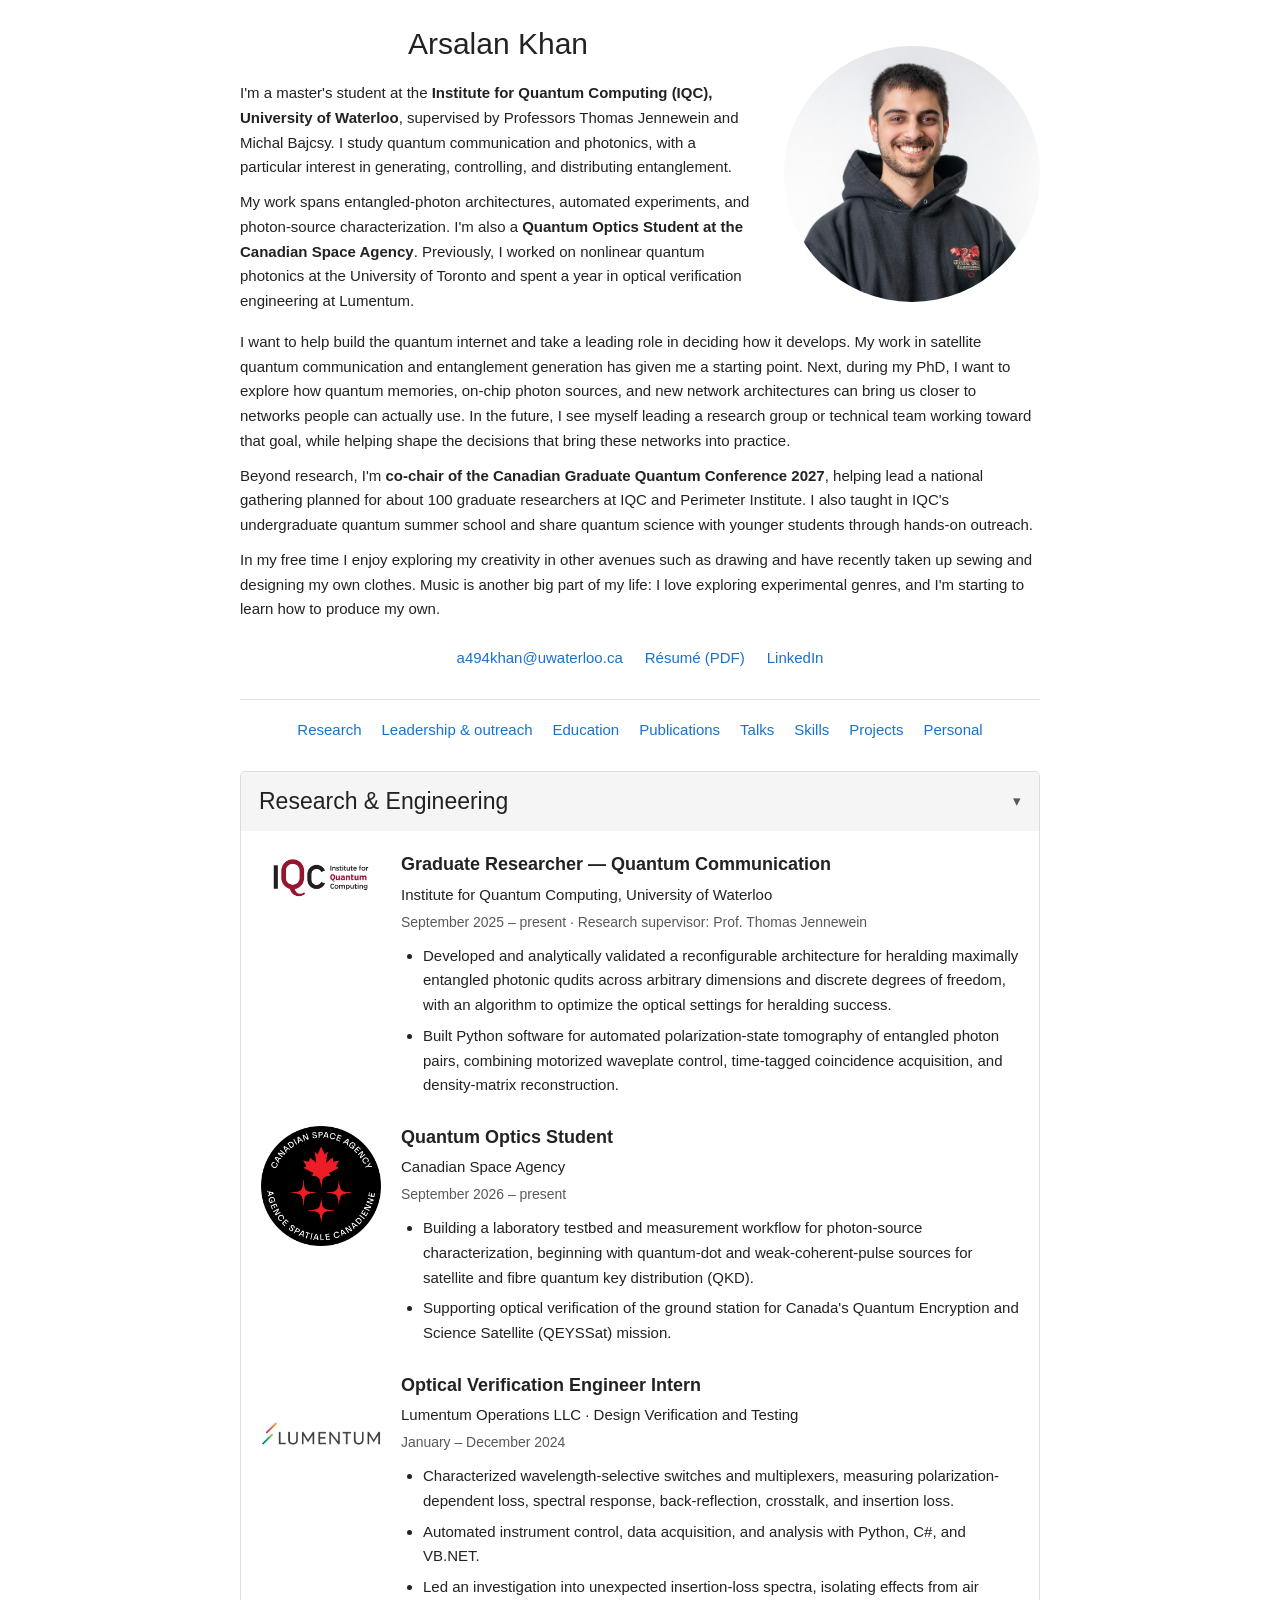
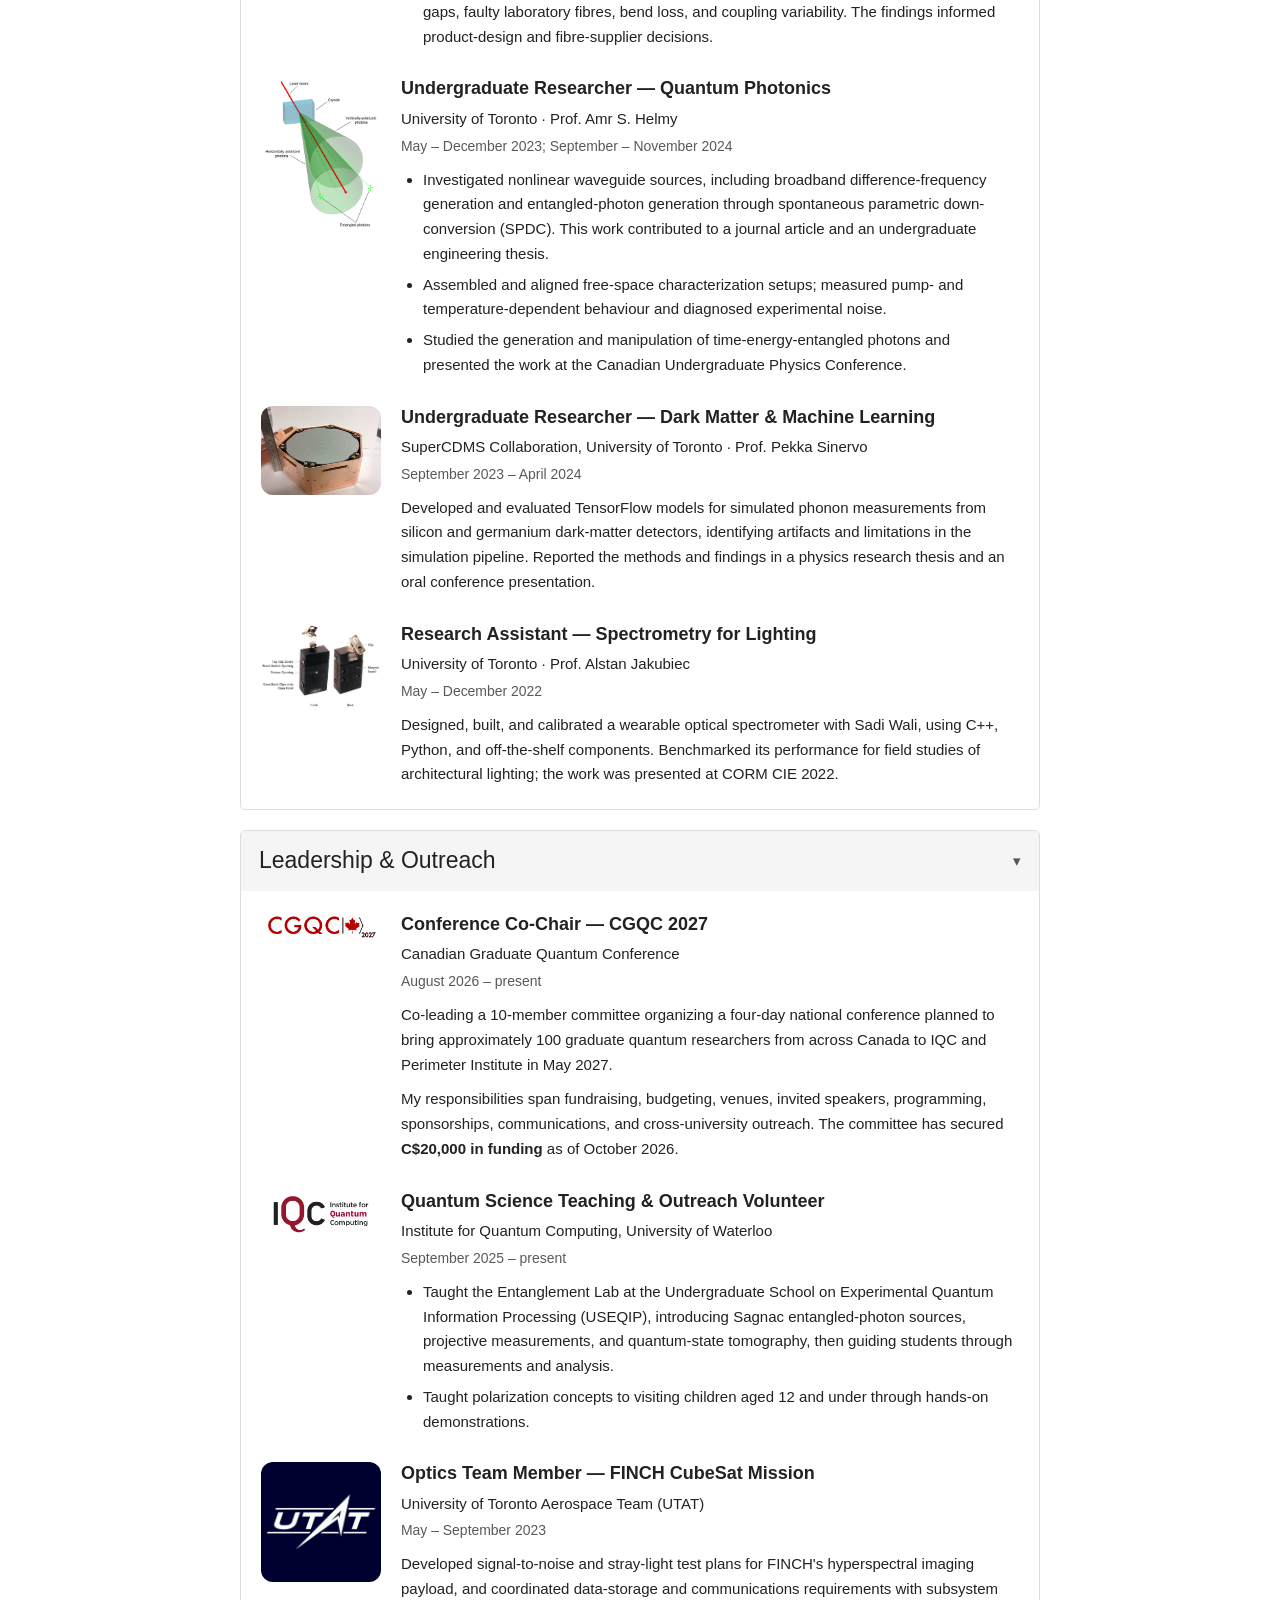
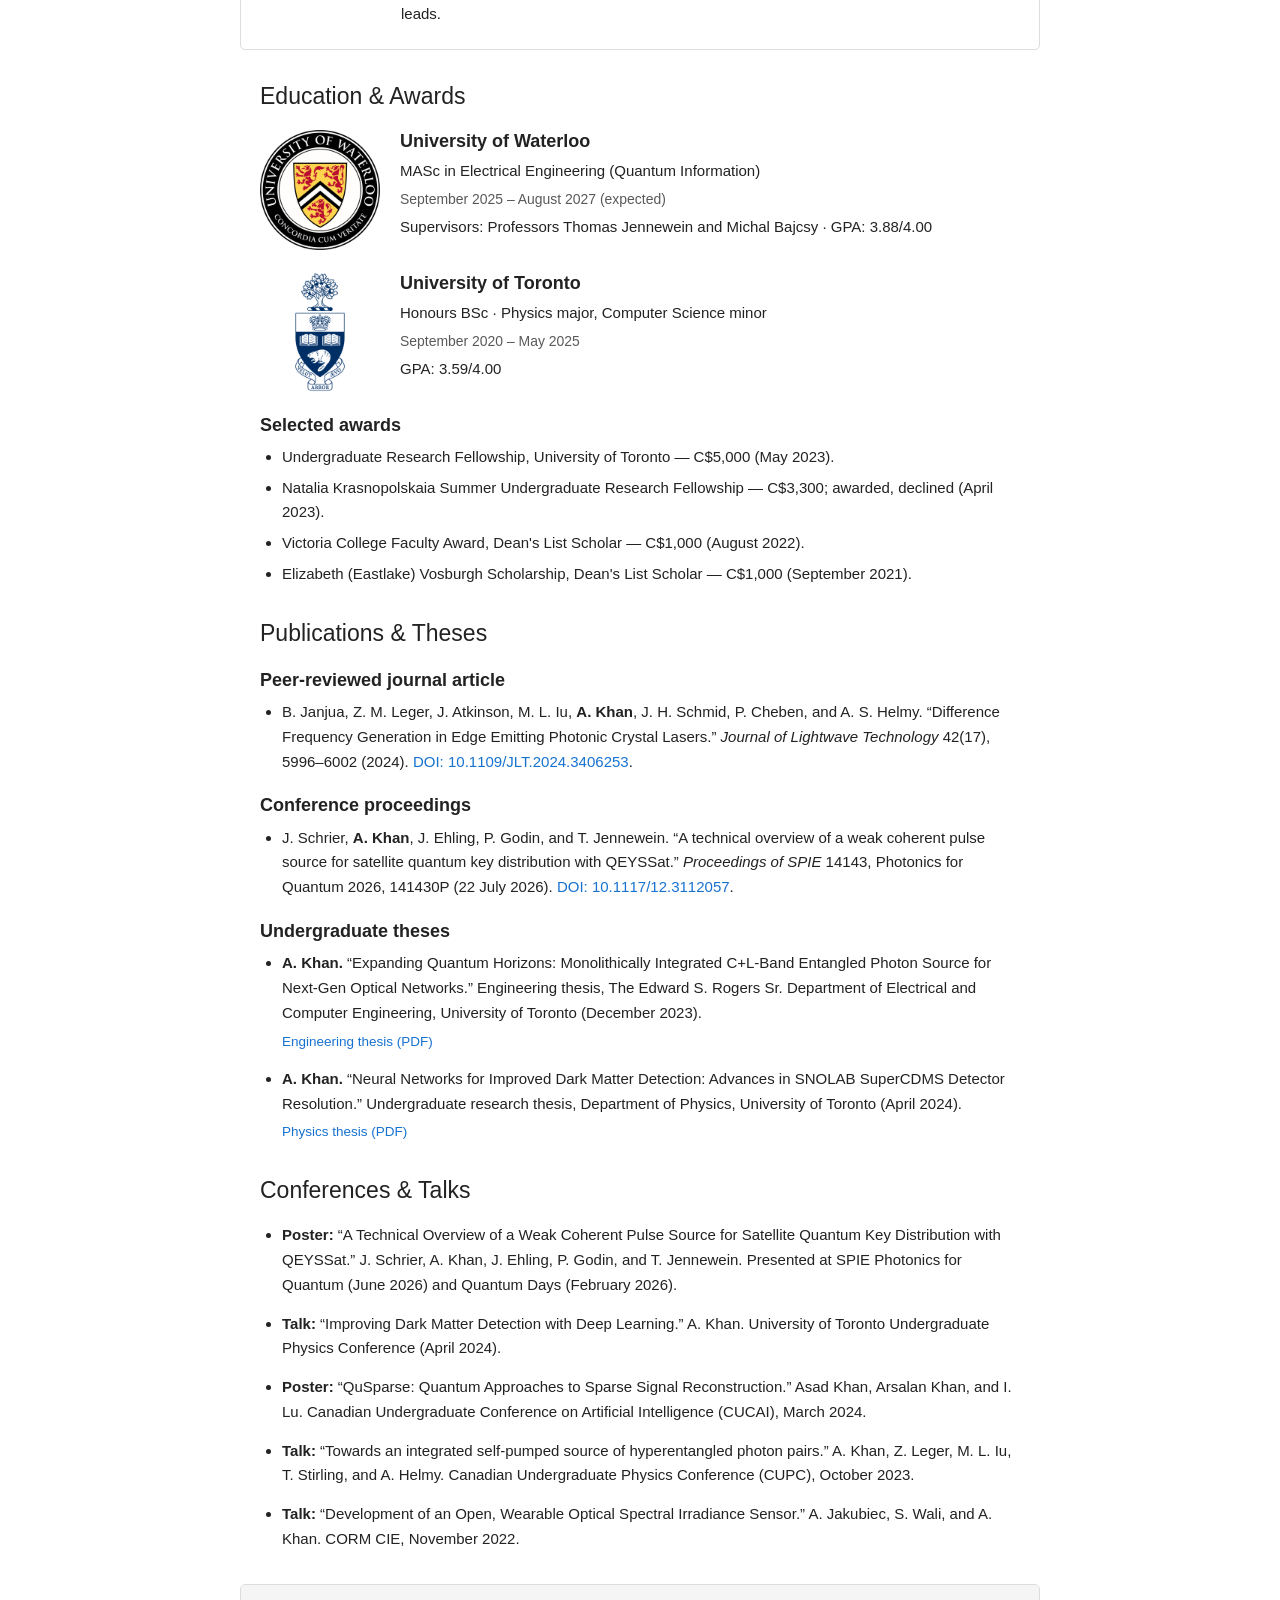
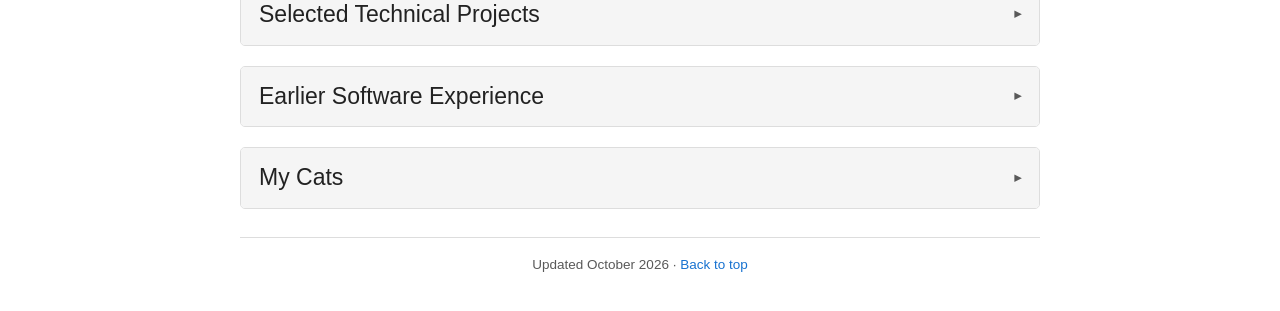
<file: index.html>
<!DOCTYPE html>
<html lang="en">

<head>
  <meta charset="utf-8">
  <meta name="viewport" content="width=device-width, initial-scale=1">
  <meta name="author" content="Arsalan Khan">
  <meta name="description"
    content="Arsalan Khan is a master's student at IQC, University of Waterloo, working on quantum communication and photonics, and co-chair of CGQC 2027.">
  <meta property="og:title" content="Arsalan Khan">
  <meta property="og:description"
    content="Quantum communication and photonics research, conference leadership, and outreach at the Institute for Quantum Computing.">
  <meta property="og:type" content="website">
  <title>Arsalan Khan</title>
  <!-- OPTIONAL FAVICON: restore the following line only after adding the file.
  <link rel="icon" href="images/favicon/favicon.ico">
  -->
  <link rel="icon" href="images/favicon/favicon.ico">
  <link rel="stylesheet" href="stylesheet.css">
  <script src="script.js" defer></script>
</head>

<body id="top">
  <a class="skip-link" href="#main">Skip to main content</a>

  <header class="site-header">
    <div class="bio-section">
      <div class="bio-text">
        <h1>Arsalan Khan</h1>
        <p>I'm a master's student at the <strong>Institute for Quantum Computing (IQC), University of Waterloo</strong>,
          supervised by Professors Thomas Jennewein and Michal Bajcsy. I study quantum communication and photonics, with
          a particular interest in generating, controlling, and distributing entanglement.</p>
        <p>My work spans entangled-photon architectures, automated experiments, and photon-source characterization. I'm
          also a <strong>Quantum Optics Student at the Canadian Space Agency</strong>. Previously, I worked on nonlinear
          quantum photonics at the University of Toronto and spent a year in optical verification engineering at
          Lumentum.</p>
      </div>
      <figure class="bio-image asset-slot">
        <!-- PHOTO PLACEHOLDER: add your photo, then set data-src="images/Headshot_Square.jpg". -->
        <img data-src="images/Headshot_Square.jpg" alt="Portrait of Arsalan Khan" width="280" height="280" hidden>
        <span class="asset-placeholder">Headshot<br><small>Photo to add</small></span>
      </figure>
    </div>
    <div class="bio-text-next">
      <p>I want to help build the quantum internet and take a leading role in deciding how it develops. My work in
        satellite quantum communication and entanglement generation has given me a starting point. Next, during my PhD,
        I want to explore how quantum memories, on-chip photon sources, and new network architectures can bring us
        closer to networks people can actually use. In the future, I see myself leading a research group or technical
        team working toward that goal, while helping shape the decisions that bring these networks into practice.</p>
      <p>Beyond research, I'm <strong>co-chair of the Canadian Graduate Quantum Conference 2027</strong>, helping lead a
        national gathering planned for about 100 graduate researchers at IQC and Perimeter Institute. I also taught in
        IQC's undergraduate quantum summer school and share quantum science with younger students through hands-on
        outreach.
      </p>
      <p>In my free time I enjoy exploring my creativity in other avenues such as drawing and have recently taken up
        sewing and designing my own clothes. Music is another big part of my life: I love exploring experimental genres,
        and I'm starting to learn how to produce my own.</p>
    </div>
    <ul class="contact-links" aria-label="Contact and résumé">
      <li><a href="mailto:a494khan@uwaterloo.ca">a494khan@uwaterloo.ca</a></li>
      <li><a href="data/Resume_Arsalan_10-26.pdf">Résumé (PDF)</a></li>
      <li><a href="https://www.linkedin.com/in/real-arsalan-khan">LinkedIn</a></li>
    </ul>
  </header>

  <nav class="section-nav" aria-label="Page sections">
    <ul>
      <li><a href="#research">Research</a></li>
      <li><a href="#leadership">Leadership &amp; outreach</a></li>
      <li><a href="#education">Education</a></li>
      <li><a href="#publications">Publications</a></li>
      <li><a href="#talks">Talks</a></li>
      <li><a href="#skills">Skills</a></li>
      <li><a href="#projects">Projects</a></li>
      <li><a href="#personal">Personal</a></li>
    </ul>
  </nav>

  <main id="main" tabindex="-1">
    <!-- RESEARCH & ENGINEERING: native details preserve the original expandable layout. -->
    <details class="experience-section" id="research" open>
      <summary class="experience-header">
        <h2>Research &amp; Engineering</h2><span class="dropdown-button" aria-hidden="true">▾</span>
      </summary>
      <div class="experience-content">
        <article class="experience-item" id="iqc-research">
          <figure class="experience-logo asset-slot" data-optional hidden>
            <img data-src="images/IQC.jpg" alt="IQC" width="100" height="100" loading="lazy" hidden>
          </figure>
          <div class="experience-details">
            <h3>Graduate Researcher — Quantum Communication</h3>
            <p class="institution">Institute for Quantum Computing, University of Waterloo</p>
            <p class="dates">September 2025 – present · Research supervisor: Prof. Thomas Jennewein</p>
            <ul>
              <li>Developed and analytically validated a reconfigurable architecture for heralding maximally entangled
                photonic qudits across arbitrary dimensions and discrete degrees of freedom, with an algorithm to
                optimize the optical settings for heralding success.</li>
              <li>Built Python software for automated polarization-state tomography of entangled photon pairs, combining
                motorized waveplate control, time-tagged coincidence acquisition, and density-matrix reconstruction.
              </li>
            </ul>
          </div>
        </article>
        <article class="experience-item" id="csa-research">
          <figure class="experience-logo asset-slot" data-optional hidden>
            <img data-src="images/CSA.jpg" alt="CSA" width="100" height="100" loading="lazy" hidden>
          </figure>
          <div class="experience-details">
            <h3>Quantum Optics Student</h3>
            <p class="institution">Canadian Space Agency</p>
            <p class="dates">September 2026 – present</p>
            <ul>
              <li>Building a laboratory testbed and measurement workflow for photon-source characterization, beginning
                with quantum-dot and weak-coherent-pulse sources for satellite and fibre quantum key distribution (QKD).
              </li>
              <li>Supporting optical verification of the ground station for Canada's Quantum Encryption and Science
                Satellite (QEYSSat) mission.</li>
            </ul>
          </div>
        </article>
        <article class="experience-item">
          <figure class="experience-logo asset-slot" data-optional hidden>
            <!-- OPTIONAL IMAGE: set data-src="images/lumentum.jpeg" after adding the original asset. -->
            <img data-src="images/lumentum.jpeg" alt="Lumentum" width="100" height="100" loading="lazy" hidden>
          </figure>
          <div class="experience-details">
            <h3>Optical Verification Engineer Intern</h3>
            <p class="institution">Lumentum Operations LLC · Design Verification and Testing</p>
            <p class="dates">January – December 2024</p>
            <ul>
              <li>Characterized wavelength-selective switches and multiplexers, measuring polarization-dependent loss,
                spectral response, back-reflection, crosstalk, and insertion loss.</li>
              <li>Automated instrument control, data acquisition, and analysis with Python, C#, and VB.NET.</li>
              <li>Led an investigation into unexpected insertion-loss spectra, isolating effects from air gaps, faulty
                laboratory fibres, bend loss, and coupling variability. The findings informed product-design and
                fibre-supplier decisions.</li>
            </ul>
          </div>
        </article>
        <article class="experience-item">
          <figure class="experience-logo asset-slot" data-optional hidden>
            <!-- OPTIONAL IMAGE: set data-src="images/SPDC.png" after adding the original asset. -->
            <img data-src="images/SPDC.png" alt="Illustration of spontaneous parametric down-conversion" width="100"
              height="100" loading="lazy" hidden>
          </figure>
          <div class="experience-details">
            <h3>Undergraduate Researcher — Quantum Photonics</h3>
            <p class="institution">University of Toronto · Prof. Amr S. Helmy</p>
            <p class="dates">May – December 2023; September – November 2024</p>
            <ul>
              <li>Investigated nonlinear waveguide sources, including broadband difference-frequency generation and
                entangled-photon generation through spontaneous parametric down-conversion (SPDC). This work contributed
                to a journal article and an undergraduate engineering thesis.</li>
              <li>Assembled and aligned free-space characterization setups; measured pump- and temperature-dependent
                behaviour and diagnosed experimental noise.</li>
              <li>Studied the generation and manipulation of time-energy-entangled photons and presented the work at the
                Canadian Undergraduate Physics Conference.</li>
            </ul>
          </div>
        </article>
        <article class="experience-item">
          <figure class="experience-logo asset-slot" data-optional hidden>
            <!-- OPTIONAL IMAGE: set data-src="images/SuperCDMS.jpeg" after adding the original asset. -->
            <img data-src="images/SuperCDMS.jpeg" alt="SuperCDMS" width="100" height="100" loading="lazy" hidden>
          </figure>
          <div class="experience-details">
            <h3>Undergraduate Researcher — Dark Matter &amp; Machine Learning</h3>
            <p class="institution">SuperCDMS Collaboration, University of Toronto · Prof. Pekka Sinervo</p>
            <p class="dates">September 2023 – April 2024</p>
            <p>Developed and evaluated TensorFlow models for simulated phonon measurements from silicon and germanium
              dark-matter detectors, identifying artifacts and limitations in the simulation pipeline. Reported the
              methods and findings in a physics research thesis and an oral conference presentation.</p>
          </div>
        </article>
        <article class="experience-item">
          <figure class="experience-logo asset-slot" data-optional hidden>
            <!-- OPTIONAL IMAGE: set data-src="images/NL_cased.png" after adding the original asset. -->
            <img data-src="images/NL_cased.png" alt="Wearable optical spectrometer project" width="100" height="100"
              loading="lazy" hidden>
          </figure>
          <div class="experience-details">
            <h3>Research Assistant — Spectrometry for Lighting</h3>
            <p class="institution">University of Toronto · Prof. Alstan Jakubiec</p>
            <p class="dates">May – December 2022</p>
            <p>Designed, built, and calibrated a wearable optical spectrometer with Sadi Wali, using C++, Python, and
              off-the-shelf components. Benchmarked its performance for field studies of architectural lighting; the
              work was presented at CORM CIE 2022.</p>
          </div>
        </article>
      </div>
    </details>

    <!-- LEADERSHIP & OUTREACH -->
    <details class="experience-section" id="leadership" open>
      <summary class="experience-header">
        <h2>Leadership &amp; Outreach</h2><span class="dropdown-button" aria-hidden="true">▾</span>
      </summary>
      <div class="experience-content">
        <article class="experience-item" id="cgqc">
          <figure class="experience-logo asset-slot" data-optional hidden>
            <img data-src="images/CGQC.png" alt="CGQC" width="100" height="100" loading="lazy" hidden>
          </figure>
          <div class="experience-details">
            <h3>Conference Co-Chair — CGQC 2027</h3>
            <p class="institution">Canadian Graduate Quantum Conference</p>
            <p class="dates">August 2026 – present</p>
            <p>Co-leading a 10-member committee organizing a four-day national conference planned to bring approximately
              100
              graduate quantum researchers from across Canada to IQC and Perimeter Institute in May 2027.</p>
            <p>My responsibilities span fundraising, budgeting, venues, invited speakers, programming, sponsorships,
              communications,
              and cross-university outreach. The committee has secured <strong>C$20,000 in funding</strong> as of
              October 2026.</p>
          </div>
        </article>
        <article class="experience-item">
          <figure class="experience-logo asset-slot" data-optional hidden>
            <img data-src="images/IQC.jpg" alt="IQC" width="100" height="100" loading="lazy" hidden>
          </figure>
          <div class="experience-details">
            <h3>Quantum Science Teaching &amp; Outreach Volunteer</h3>
            <p class="institution">Institute for Quantum Computing, University of Waterloo</p>
            <p class="dates">September 2025 – present</p>
            <ul>
              <li>Taught the Entanglement Lab at the Undergraduate School on Experimental Quantum Information Processing
                (USEQIP), introducing Sagnac entangled-photon sources, projective measurements, and quantum-state
                tomography, then guiding students through measurements and analysis.</li>
              <li>Taught polarization concepts to visiting children aged 12 and under through hands-on demonstrations.
              </li>
            </ul>
          </div>
        </article>
        <article class="experience-item">
          <figure class="experience-logo asset-slot" data-optional hidden>
            <!-- OPTIONAL IMAGE: set data-src="images/UTAT_logo.png" after adding the original asset. -->
            <img data-src="images/UTAT_logo.png" alt="University of Toronto Aerospace Team" width="100" height="100"
              loading="lazy" hidden>
          </figure>
          <div class="experience-details">
            <h3>Optics Team Member — FINCH CubeSat Mission</h3>
            <p class="institution">University of Toronto Aerospace Team (UTAT)</p>
            <p class="dates">May – September 2023</p>
            <p>Developed signal-to-noise and stray-light test plans for FINCH's hyperspectral imaging payload, and
              coordinated data-storage and communications requirements with subsystem leads.</p>
          </div>
        </article>
      </div>
    </details>

    <!-- EDUCATION & AWARDS -->
    <section class="portfolio-section" id="education" aria-labelledby="education-title">
      <h2 class="portfolio-heading" id="education-title">Education &amp; Awards</h2>
      <div class="education-item experience-item">
        <figure class="experience-logo asset-slot" data-optional hidden>
          <!-- UNIVERSITY LOGO: add images/waterloo.png, then set data-src="images/waterloo.png". -->
          <img data-src="images/uWaterloo.jpg" alt="University of Waterloo logo" width="140" height="140" hidden>
        </figure>
        <div class="experience-details">
          <h3>University of Waterloo</h3>
          <p>MASc in Electrical Engineering (Quantum Information)</p>
          <p class="dates">September 2025 – August 2027 (expected)</p>
          <p>Supervisors: Professors Thomas Jennewein and Michal Bajcsy · GPA: 3.88/4.00</p>
        </div>
      </div>
      <div class="education-item experience-item">
        <figure class="experience-logo asset-slot" data-optional hidden>
          <!-- UNIVERSITY LOGO: add images/toronto.png, then set data-src="images/toronto.png". -->
          <img data-src="images/UofT.jpg" alt="University of Toronto logo" width="140" height="140" hidden>
        </figure>
        <div class="experience-details">
          <h3>University of Toronto</h3>
          <p>Honours BSc · Physics major, Computer Science minor</p>
          <p class="dates">September 2020 – May 2025</p>
          <p>GPA: 3.59/4.00</p>
        </div>
      </div>
      <h3>Selected awards</h3>
      <ul class="portfolio-list">
        <li>Undergraduate Research Fellowship, University of Toronto — C$5,000 (May 2023).</li>
        <li>Natalia Krasnopolskaia Summer Undergraduate Research Fellowship — C$3,300; awarded, declined (April 2023).
        </li>
        <li>Victoria College Faculty Award, Dean's List Scholar — C$1,000 (August 2022).</li>
        <li>Elizabeth (Eastlake) Vosburgh Scholarship, Dean's List Scholar — C$1,000 (September 2021).</li>
      </ul>
    </section>

    <!-- PUBLICATIONS: published outputs remain distinct from ongoing research above. -->
    <section class="portfolio-section" id="publications" aria-labelledby="publications-title">
      <h2 class="portfolio-heading" id="publications-title">Publications &amp; Theses</h2>
      <h3>Peer-reviewed journal article</h3>
      <ul class="portfolio-list">
        <li class="portfolio-item">B. Janjua, Z. M. Leger, J. Atkinson, M. L. Iu, <strong>A. Khan</strong>, J. H.
          Schmid, P. Cheben, and A. S. Helmy. “Difference Frequency Generation in Edge Emitting Photonic Crystal
          Lasers.” <em>Journal of Lightwave Technology</em> 42(17), 5996–6002 (2024). <a
            href="https://doi.org/10.1109/JLT.2024.3406253">DOI: 10.1109/JLT.2024.3406253</a>.</li>
      </ul>
      <h3>Conference proceedings</h3>
      <ul class="portfolio-list">
        <li class="portfolio-item">J. Schrier, <strong>A. Khan</strong>, J. Ehling, P. Godin, and T. Jennewein. “A
          technical overview of a weak coherent pulse source for satellite quantum key distribution with QEYSSat.”
          <em>Proceedings of SPIE</em> 14143, Photonics for Quantum 2026, 141430P (22 July 2026). <a
            href="https://doi.org/10.1117/12.3112057">DOI: 10.1117/12.3112057</a>.
        </li>
      </ul>
      <h3>Undergraduate theses</h3>
      <ul class="portfolio-list">
        <li class="portfolio-item"><strong>A. Khan.</strong> “Expanding Quantum Horizons: Monolithically Integrated
          C+L-Band Entangled Photon Source for Next-Gen Optical Networks.” Engineering thesis, The Edward S. Rogers Sr.
          Department of Electrical and Computer Engineering, University of Toronto (December 2023).
          <!-- DOCUMENT PLACEHOLDER: add data/ECE_Thesis.pdf, then replace the span below with <a href="data/ECE_Thesis.pdf">Engineering thesis (PDF)</a>. -->
          <span class="document-placeholder"><a href="data/ECE499 Thesis.pdf">Engineering thesis (PDF)</a></span>
        </li>
        <li class="portfolio-item"><strong>A. Khan.</strong> “Neural Networks for Improved Dark Matter Detection:
          Advances in SNOLAB SuperCDMS Detector Resolution.” Undergraduate research thesis, Department of Physics,
          University of Toronto (April 2024).
          <!-- DOCUMENT PLACEHOLDER: add data/PHY479_Final_Report.pdf, then replace the span below with <a href="data/PHY479_Final_Report.pdf">Physics thesis (PDF)</a>. -->
          <span class="document-placeholder"><a href="data/PHY479_Final_Report.pdf">Physics thesis (PDF)</a></span>
        </li>
      </ul>
    </section>

    <!-- CONFERENCE PRESENTATIONS -->
    <section class="portfolio-section" id="talks" aria-labelledby="talks-title">
      <h2 class="portfolio-heading" id="talks-title">Conferences &amp; Talks</h2>
      <ul class="portfolio-list">
        <li class="portfolio-item"><strong>Poster:</strong> “A Technical Overview of a Weak Coherent Pulse Source for
          Satellite Quantum Key Distribution with QEYSSat.” J. Schrier, A. Khan, J. Ehling, P. Godin, and T. Jennewein.
          Presented at SPIE Photonics for Quantum (June 2026) and Quantum Days (February 2026).</li>
        <li class="portfolio-item"><strong>Talk:</strong> “Improving Dark Matter Detection with Deep Learning.” A. Khan.
          University of Toronto Undergraduate Physics Conference (April 2024).</li>
        <li class="portfolio-item"><strong>Poster:</strong> “QuSparse: Quantum Approaches to Sparse Signal
          Reconstruction.” Asad Khan, Arsalan Khan, and I. Lu. Canadian Undergraduate Conference on Artificial
          Intelligence (CUCAI), March 2024.</li>
        <li class="portfolio-item"><strong>Talk:</strong> “Towards an integrated self-pumped source of hyperentangled
          photon pairs.” A. Khan, Z. Leger, M. L. Iu, T. Stirling, and A. Helmy. Canadian Undergraduate Physics
          Conference (CUPC), October 2023.</li>
        <li class="portfolio-item"><strong>Talk:</strong> “Development of an Open, Wearable Optical Spectral Irradiance
          Sensor.” A. Jakubiec, S. Wali, and A. Khan. CORM CIE, November 2022.</li>
      </ul>
    </section>

    <!-- SKILLS -->
    <!-- <details class="experience-section" id="skills">
      <summary class="experience-header">
        <h2>Technical Skills</h2><span class="dropdown-button" aria-hidden="true">▾</span>
      </summary>
      <div class="experience-content">
        <dl class="skills-list">
          <dt>Quantum optics &amp; photonics</dt>
          <dd>Entangled-photon sources, SPDC, nonlinear waveguides, polarization-state tomography, time-tagged
            coincidences, free-space optical alignment, and spectral characterization.</dd>
          <dt>Experimental automation &amp; analysis</dt>
          <dd>Python, C++, C#, VB.NET, instrument drivers, automated data acquisition, detector-data analysis, and
            optical verification.</dd>
          <dt>Machine learning &amp; scientific computing</dt>
          <dd>TensorFlow, PyTorch, PennyLane, and CERN ROOT; experience with neural networks, quantum circuit Born
            machines, and simulation analysis.</dd>
          <dt>Software &amp; electronics</dt>
          <dd>Java, JavaScript, React, Node.js, PostgreSQL, HTML/CSS/SCSS, Android Studio, microcontrollers, and analog
            electronics.</dd>
        </dl>
      </div>
    </details> -->

    <!-- PROJECTS: retain technical breadth without overstating outcomes. -->
    <details class="experience-section" id="projects">
      <summary class="experience-header">
        <h2>Selected Technical Projects</h2><span class="dropdown-button" aria-hidden="true">▾</span>
      </summary>
      <div class="experience-content">
        <article class="experience-item">
          <div class="experience-details">
            <h3>QuSparse — Quantum Approaches to Sparse Signal Reconstruction</h3>
            <p class="dates">UTMIST · September 2023 – April 2024</p>
            <p>Implemented and evaluated quantum circuit Born machines with PennyLane, TensorFlow, and Python in a
              collaborative student research team, investigating quantum-generative approaches to sparse signal
              reconstruction. Presented at CUCAI 2024. <a href="https://utmist.gitlab.io/projects/qusparse/">Project
                page</a>.</p>
          </div>
        </article>
        <article class="experience-item">
          <div class="experience-details">
            <h3>Machine Unlearning</h3>
            <p class="dates">December 2023</p>
            <p>Implemented and evaluated methods for removing selected training examples from image-classification
              models, including SISA (Sharded, Isolated, Sliced, and Aggregated) training and experiments with ensemble
              approaches on CIFAR-10 and MNIST. Used Python, TensorFlow, and PyTorch.</p>
            <!-- DOCUMENT PLACEHOLDER: add data/Machine_Unlearning.pdf, then replace the span below with <a href="data/Machine_Unlearning.pdf">Machine unlearning report (PDF)</a>. -->
            <span class="document-placeholder"><a href="data/Machine_Unlearning.pdf">Machine unlearning report
                (PDF)</a></span>
          </div>
        </article>
        <article class="experience-item">
          <div class="experience-details">
            <h3>Computer Vision for Cassava Leaf Disease Classification</h3>
            <p class="dates">August 2023</p>
            <p>Built a TensorFlow/Keras image classifier for a Kaggle project, exploring data augmentation, transfer
              learning, and convolutional networks. <a
                href="https://www.kaggle.com/code/arsalan1322/cassava-leaf-disease-submission">Kaggle notebook</a>.</p>
          </div>
        </article>
        <article class="experience-item">
          <div class="experience-details">
            <h3>Deep Learning with the Higgs Boson Dataset</h3>
            <p class="dates">May 2023</p>
            <p>Used TensorFlow/Keras to study classification with particle-physics data, experimenting with network
              capacity, activation functions, and early stopping. <a
                href="https://colab.research.google.com/drive/1bWxZK-aXTazlPat7eHZ9noCRFstBZQm5?usp=sharing">Colab
                notebook</a>.</p>
          </div>
        </article>
        <article class="experience-item">
          <figure class="experience-logo asset-slot" data-optional hidden>
            <!-- OPTIONAL IMAGE: set data-src="images/fm_transmitter.jpeg" after adding the original asset. -->
            <img data-src="" alt="Tunable FM transmitter circuit" width="100" height="100" loading="lazy" hidden>
          </figure>
          <div class="experience-details">
            <h3>Tunable FM Transmitter Circuit</h3>
            <p class="dates">PHY405 Electronics Lab · April 2023</p>
            <p>Designed, constructed, and tested a transistor-based FM transmitter using an electret microphone, LC
              oscillator, and wire antenna. Documented the circuit, theory, and testing in a lab report.</p>
            <!-- DOCUMENT PLACEHOLDER: add data/FM_Transmitter.pdf, then replace the span below with <a href="data/FM_Transmitter.pdf">FM transmitter report (PDF)</a>. -->
            <span class="document-placeholder"><a href="data/FM_Transmitter.pdf">FM transmitter report (PDF)</a></span>
          </div>
        </article>
        <article class="experience-item">
          <div class="experience-details">
            <h3>Artemify Android Music App</h3>
            <p class="dates">CSC207 Software Design · August 2022</p>
            <p>Led a team of eight developers on a Java/Android course project, coordinating roles and workflow and
              implementing backend functionality with clean architecture and design patterns. <a
                href="https://github.com/chendo29/group_0244_ArtemifyPhase2Prod">GitHub repository</a>.</p>
          </div>
        </article>
        <article class="experience-item">
          <div class="experience-details">
            <h3>Electrical Team Member — Robotics for Space Exploration</h3>
            <p class="dates">University of Toronto · May – September 2022</p>
            <p>Contributed to a student rover project, programming motors in C++ with Arduino boards.</p>
          </div>
        </article>
      </div>
    </details>

    <!-- EARLIER INTERNSHIPS: retained from the original site, with concise descriptions. -->
    <details class="experience-section" id="earlier-experience">
      <summary class="experience-header">
        <h2>Earlier Software Experience</h2><span class="dropdown-button" aria-hidden="true">▾</span>
      </summary>
      <div class="experience-content">
        <article class="experience-item">
          <figure class="experience-logo asset-slot" data-optional hidden>
            <!-- OPTIONAL IMAGE: set data-src="images/SPDC.png" after adding the original asset. -->
            <img data-src="images/abenhub.jpeg" alt="ABen Hub" width="100" height="100" loading="lazy" hidden>
          </figure>
          <div class="experience-details">
            <h3>Software Architecture Research Intern — ABen Hub</h3>
            <p class="dates">June – August 2022</p>
            <p>Researched requirements for a renewable-energy design platform and proposed its initial software
              architecture, including a microservices approach and implementation stack.</p>
            <!-- DOCUMENT PLACEHOLDER: add data/ABenHub_Proposal.pdf, then replace the span below with <a href="data/ABenHub_Proposal.pdf">Architecture proposal (PDF)</a>. Confirm the proposal is suitable for public sharing first. -->
            <span class="document-placeholder">Architecture proposal PDF · to add</span>
          </div>
        </article>
        <article class="experience-item">
          <figure class="experience-logo asset-slot" data-optional hidden>
            <!-- OPTIONAL IMAGE: set data-src="images/SPDC.png" after adding the original asset. -->
            <img data-src="images/tapp.png" alt="TAPP" width="100" height="100" loading="lazy" hidden>
          </figure>
          <div class="experience-details">
            <h3>Software Engineer Intern — The Teacher App (TAPP)</h3>
            <p class="dates">June – August 2022</p>
            <p>Developed pages for a teacher community and wellness platform, including a feed with posting, saving,
              likes, and comments. Worked with React, Node.js, PostgreSQL, JavaScript, HTML, and SCSS.</p>
          </div>
        </article>
      </div>
    </details>


    <!-- PERSONAL -->
    <details class="experience-section" id="personal">
      <summary class="experience-header">
        <h2>My Cats</h2><span class="dropdown-button" aria-hidden="true">▾</span>
      </summary>
      <div class="experience-content">
        <p>Here are two friends that have made invaluable contributions to my work. Minu and Willi keep me company—and
          occasionally plot their next escape.</p>
        <div class="cat-gallery">
          <figure>
            <div class="asset-slot cat-photo">
              <!-- PHOTO PLACEHOLDER: set data-src="images/Minu.JPG" after adding the photo. -->
              <img data-src="images/Minu.JPG" alt="Minu" width="230" height="250" loading="lazy" hidden>
              <span class="asset-placeholder">Minu<br><small>Photo to add</small></span>
            </div>
            <figcaption>Minu</figcaption>
          </figure>
          <figure>
            <div class="asset-slot cat-photo">
              <!-- PHOTO PLACEHOLDER: set data-src="images/Willi.JPG" after adding the photo. -->
              <img data-src="images/Willi.JPG" alt="Willi" width="230" height="250" loading="lazy" hidden>
              <span class="asset-placeholder">Willi<br><small>Photo to add</small></span>
            </div>
            <figcaption>Willi</figcaption>
          </figure>
          <figure>
            <div class="asset-slot cat-photo">
              <!-- PHOTO PLACEHOLDER: set data-src="images/MinuAndWilli.JPG" after adding the photo. -->
              <img data-src="images/MinuAndWilli.jpg" alt="Minu and Willi together" width="230" height="250"
                loading="lazy" hidden>
              <span class="asset-placeholder">Minu &amp; Willi<br><small>Photo to add</small></span>
            </div>
            <figcaption>Planning their next adventure</figcaption>
          </figure>
        </div>
      </div>
    </details>
  </main>

  <footer class="site-footer">
    <p>Updated October 2026 · <a href="#top">Back to top</a></p>
  </footer>
</body>

</html>
</file>
<file: stylesheet.css>
/* Retains the original narrow, white page and blue links, inspired by Jon Barron's site. */
:root {
  color-scheme: light;
  --text: #222;
  --muted: #595959;
  --link: #1772d0;
  --link-hover: #9b510a;
  --border: #ddd;
  --subtle: #f5f5f5;
}

* {
  box-sizing: border-box;
}

/* Keep optional assets hidden even when a component has its own display rule. */
[hidden] {
  display: none !important;
}

html {
  scroll-padding-top: 1rem;
}

body {
  max-width: 840px;
  margin: 0 auto;
  padding: 24px 20px;
  background: #fff;
  color: var(--text);
  font-family: "Lato", Verdana, Helvetica, sans-serif;
  font-size: 15px;
  line-height: 1.65;
  overflow-wrap: anywhere;
}

a {
  color: var(--link);
  text-decoration: none;
}

a:hover,
a:focus-visible {
  color: var(--link-hover);
  text-decoration: underline;
}

:focus-visible {
  outline: 2px solid var(--link);
  outline-offset: 4px;
}

h1,
h2,
h3 {
  line-height: 1.3;
}

h1 {
  margin: 0 0 18px;
  font-size: 30px;
  font-weight: 500;
  text-align: center;
}

h2 {
  margin: 0;
  font-size: 23px;
  font-weight: 400;
}

h3 {
  margin: 0 0 6px;
  font-size: 18px;
  font-weight: 600;
}

p {
  margin: 0 0 10px;
}

ul {
  padding-left: 22px;
  margin: 10px 0 0;
}

li+li {
  margin-top: 6px;
}

figure {
  margin: 0;
}

img {
  display: block;
  max-width: 100%;
  height: auto;
}

small {
  font-size: 0.85em;
}

.skip-link {
  position: absolute;
  top: -100px;
  left: 16px;
  padding: 8px 12px;
  background: #fff;
  z-index: 10;
}

.skip-link:focus {
  top: 8px;
}

.bio-section {
  display: flex;
  align-items: center;
  gap: 28px;
}

.bio-text {
  flex: 1;
  min-width: 0;
}

.bio-text-next {
  margin-top: 6px;
}

.bio-image {
  flex: 0 0 32%;
  width: 32%;
  aspect-ratio: 1;
  border-radius: 50%;
}

.bio-image img {
  width: 100%;
  height: 100%;
  object-fit: cover;
  border-radius: 50%;
}

.contact-links,
.section-nav ul {
  display: flex;
  justify-content: center;
  flex-wrap: wrap;
  gap: 4px 22px;
  padding: 0;
  list-style: none;
}

.contact-links {
  margin: 16px 0 20px;
}

.contact-links li,
.section-nav li {
  margin: 0;
}

.contact-links a,
.section-nav a {
  display: inline-block;
  padding: 8px 0;
}

.section-nav {
  border-top: 1px solid var(--border);
  padding: 10px 0 20px;
}

.section-nav ul {
  margin: 0;
  gap: 0 20px;
}

.experience-section {
  margin: 0 0 20px;
  border: 1px solid var(--border);
  border-radius: 5px;
}

.experience-header {
  display: flex;
  align-items: center;
  gap: 16px;
  padding: 15px 18px;
  background: var(--subtle);
  border-radius: 4px;
  cursor: pointer;
  list-style: none;
}

.experience-header::-webkit-details-marker {
  display: none;
}

.experience-header::marker {
  content: "";
}

.experience-header h2 {
  flex: 1;
  min-width: 0;
}

.dropdown-button {
  flex: 0 0 auto;
  color: var(--muted);
  transform: rotate(-90deg);
}

.experience-section[open]>.experience-header .dropdown-button {
  transform: rotate(0);
}

.experience-section[open]>.experience-header {
  border-radius: 4px 4px 0 0;
}

.experience-content {
  padding: 22px 20px;
}

.experience-item {
  display: flex;
  align-items: flex-start;
  gap: 20px;
  margin: 0 0 28px;
}

.experience-item:last-child {
  margin-bottom: 0;
}

.experience-details {
  flex: 1;
  min-width: 0;
}

.experience-details> :last-child {
  margin-bottom: 0;
}

.experience-logo {
  flex: 0 0 120px;
  width: 120px;
}

.experience-logo img {
  width: 200%;
  height: auto;
  border-radius: 12px;
}

.institution {
  margin-bottom: 3px;
}

.dates {
  color: var(--muted);
  font-size: 0.93em;
  margin-bottom: 10px;
}

.portfolio-section {
  margin: 32px 0;
  padding: 0 20px;
}

.portfolio-heading {
  margin-bottom: 18px;
}

.portfolio-section h3:not(:first-child) {
  margin-top: 20px;
}

.portfolio-list {
  margin-top: 8px;
}

.portfolio-item+.portfolio-item {
  margin-top: 14px;
}

.education-item {
  margin-bottom: 22px;
}

.education-item p {
  margin-bottom: 4px;
}

.document-placeholder {
  display: block;
  color: var(--muted);
  font-size: 0.9em;
  margin-top: 5px;
}

.skills-list {
  margin: 0;
}

.skills-list dt {
  font-weight: 600;
}

.skills-list dd {
  margin: 4px 0 18px;
}

.skills-list dd:last-child {
  margin-bottom: 0;
}

/* Placeholders are real text; no requests are made until an image is configured. */
.asset-slot {
  position: relative;
}

.asset-placeholder {
  display: flex;
  flex-direction: column;
  align-items: center;
  justify-content: center;
  width: 100%;
  height: 100%;
  padding: 16px;
  border: 1px dashed #aaa;
  border-radius: inherit;
  color: var(--muted);
  background: #fafafa;
  text-align: center;
  line-height: 1.6;
}

.bio-image>.asset-placeholder {
  position: absolute;
  inset: 0;
}

.cat-gallery {
  display: grid;
  grid-template-columns: repeat(3, minmax(0, 1fr));
  gap: 12px;
  margin-top: 18px;
}

.cat-photo {
  aspect-ratio: 23 / 25;
  border-radius: 5px;
}

.cat-photo img {
  width: 100%;
  height: 100%;
  object-fit: cover;
  border-radius: inherit;
}

.cat-photo>.asset-placeholder {
  position: absolute;
  inset: 0;
}

figcaption {
  margin-top: 7px;
  color: var(--muted);
  font-size: 0.9em;
  text-align: center;
}

.site-footer {
  margin-top: 28px;
  padding-top: 16px;
  border-top: 1px solid var(--border);
  color: var(--muted);
  font-size: 0.9em;
  text-align: center;
}

@media (max-width: 600px) {
  body {
    padding: 20px 16px;
  }

  h1 {
    font-size: 28px;
  }

  h2 {
    font-size: 21px;
  }

  h3 {
    font-size: 17px;
  }

  .bio-section {
    flex-direction: column;
    gap: 16px;
  }

  .bio-image {
    flex: none;
    width: min(60%, 220px);
  }

  .bio-text-next {
    margin-top: 18px;
  }

  .contact-links {
    gap: 0 18px;
  }

  .section-nav ul {
    gap: 0 16px;
  }

  .contact-links a,
  .section-nav a {
    padding: 10px 0;
  }

  .experience-header {
    padding: 14px;
  }

  .experience-content {
    padding: 18px 14px;
  }

  .experience-item {
    flex-direction: column;
    gap: 12px;
  }

  .experience-logo {
    flex: none;
    width: 110px;
  }

  .portfolio-section {
    padding: 0 4px;
  }

  .cat-gallery {
    grid-template-columns: repeat(auto-fit, minmax(180px, 1fr));
  }
}

/* Printed copies show every section; script.js temporarily opens closed details. */
@media print {
  body {
    max-width: none;
    padding: 0;
    font-size: 10pt;
  }

  .section-nav,
  .skip-link,
  .dropdown-button,
  .site-footer,
  .asset-placeholder {
    display: none !important;
  }

  .experience-section {
    border: 0;
  }

  .experience-header {
    background: none;
    padding: 12px 0;
  }

  .experience-content {
    padding: 8px 0;
  }

  .portfolio-section {
    padding: 0;
  }

  .experience-item,
  .education-item {
    break-inside: avoid;
  }

  h2,
  h3 {
    break-after: avoid;
  }

  a {
    color: inherit;
    text-decoration: underline;
  }
}
</file>
